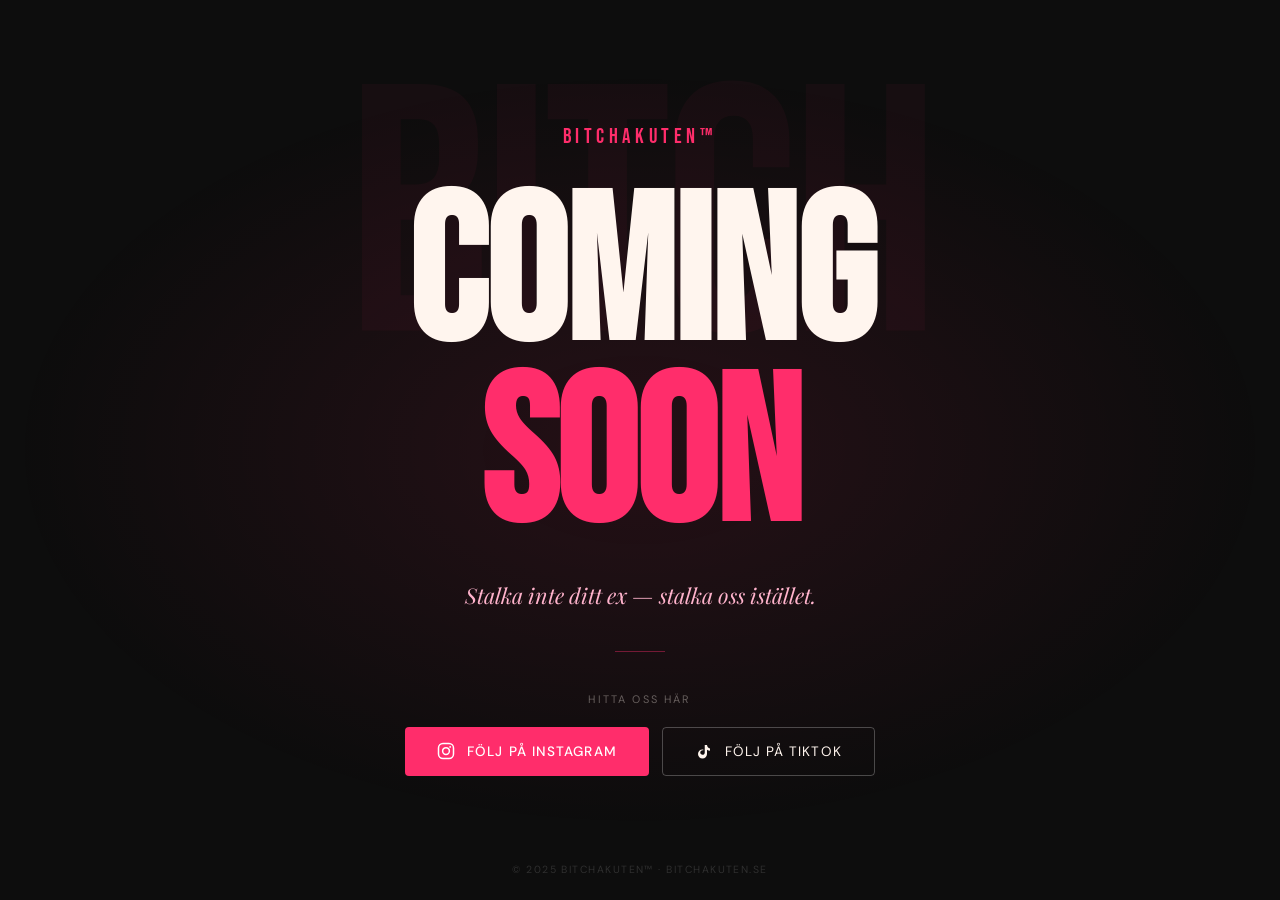
<file: index.html>
<!DOCTYPE html>
<html lang="sv">
<head>
<meta charset="UTF-8">
<meta name="viewport" content="width=device-width, initial-scale=1.0">
<title>BITCHAKUTEN — Coming Soon</title>
<link href="https://fonts.googleapis.com/css2?family=Bebas+Neue&family=DM+Sans:ital,wght@0,300;0,400;1,300&family=Playfair+Display:ital,wght@1,400&display=swap" rel="stylesheet">
<style>
  *, *::before, *::after { margin: 0; padding: 0; box-sizing: border-box; }

  :root {
    --hot: #FF2D6B;
    --hot-dark: #C4004A;
    --cream: #FFF5EE;
    --black: #0D0D0D;
    --mid: #FFB3CC;
  }

  html, body {
    height: 100%;
  }

  body {
    background: var(--black);
    color: var(--cream);
    font-family: 'DM Sans', sans-serif;
    display: flex;
    flex-direction: column;
    align-items: center;
    justify-content: center;
    min-height: 100vh;
    text-align: center;
    padding: 2rem 1.5rem;
    overflow-x: hidden;
    position: relative;
  }

  /* Subtle radial glow */
  body::after {
    content: '';
    position: fixed;
    inset: 0;
    background: radial-gradient(ellipse 70% 60% at 50% 50%, rgba(255,45,107,0.1) 0%, transparent 70%);
    pointer-events: none;
  }

  /* Big ghost text behind everything */
  .bg-text {
    position: absolute;
    top: 25%;
    left: 50%;
    transform: translate(-50%, -50%);
    font-family: 'Bebas Neue', sans-serif;
    font-size: clamp(8rem, 28vw, 22rem);
    color: var(--hot);
    opacity: 0.04;
    white-space: nowrap;
    pointer-events: none;
    user-select: none;
    letter-spacing: -0.02em;
  }

  .content {
    position: relative;
    z-index: 2;
    display: flex;
    flex-direction: column;
    align-items: center;
    gap: 0;
  }

  /* Logo */
  .logo {
    font-family: 'Bebas Neue', sans-serif;
    font-size: clamp(1rem, 3vw, 1.3rem);
    letter-spacing: 0.22em;
    color: var(--hot);
    margin-bottom: 2.5rem;
    opacity: 0;
    animation: fade-up 0.8s ease 0.1s forwards;
  }

  /* Coming soon */
  .coming-soon {
    font-family: 'Bebas Neue', sans-serif;
    font-size: clamp(4.5rem, 16vw, 13rem);
    line-height: 0.88;
    letter-spacing: -0.01em;
    color: var(--cream);
    opacity: 0;
    animation: fade-up 0.8s ease 0.25s forwards;
  }

  .coming-soon .hot { color: var(--hot); }

  /* Tagline */
  .tagline {
    font-family: 'Playfair Display', serif;
    font-style: italic;
    font-size: clamp(1rem, 2.5vw, 1.35rem);
    color: var(--mid);
    margin-top: 1.8rem;
    line-height: 1.5;
    max-width: 420px;
    opacity: 0;
    animation: fade-up 0.8s ease 0.4s forwards;
  }

  /* Divider */
  .divider {
    width: 50px;
    height: 1px;
    background: rgba(255,45,107,0.4);
    margin: 2.5rem auto;
    opacity: 0;
    animation: fade-up 0.8s ease 0.55s forwards;
  }

  /* Social links */
  .social-links {
    display: flex;
    flex-direction: column;
    align-items: center;
    gap: 1rem;
    opacity: 0;
    animation: fade-up 0.8s ease 0.65s forwards;
  }

  .social-label {
    font-size: 0.68rem;
    letter-spacing: 0.2em;
    text-transform: uppercase;
    color: rgba(255,245,238,0.35);
    margin-bottom: 0.3rem;
  }

  .social-row {
    display: flex;
    gap: 0.8rem;
    flex-wrap: wrap;
    justify-content: center;
  }

  .social-btn {
    display: inline-flex;
    align-items: center;
    gap: 0.75rem;
    padding: 0.9rem 2rem;
    border-radius: 4px;
    text-decoration: none;
    font-family: 'DM Sans', sans-serif;
    font-size: 0.85rem;
    font-weight: 500;
    letter-spacing: 0.08em;
    text-transform: uppercase;
    transition: background 0.2s, border-color 0.2s, color 0.2s, transform 0.15s;
    white-space: nowrap;
  }

  .social-btn.ig {
    background: var(--hot);
    color: white;
    border: none;
  }

  .social-btn.ig:hover { background: var(--hot-dark); transform: translateY(-2px); }

  .social-btn.tt {
    background: transparent;
    color: var(--cream);
    border: 1px solid rgba(255,255,255,0.25);
    font-weight: 400;
  }

  .social-btn.tt:hover { border-color: var(--hot); color: var(--hot); transform: translateY(-2px); }

  .btn-icon {
    width: 18px;
    height: 18px;
    display: flex;
    align-items: center;
    justify-content: center;
    flex-shrink: 0;
  }

  .btn-icon svg { width: 100%; height: 100%; }

  /* Footer note */
  .footer-note {
    position: fixed;
    bottom: 1.5rem;
    left: 0; right: 0;
    text-align: center;
    font-size: 0.65rem;
    letter-spacing: 0.14em;
    text-transform: uppercase;
    color: rgba(255,255,255,0.14);
    opacity: 0;
    animation: fade-up 0.8s ease 0.9s forwards;
  }

  .hero-image {
    margin-top: 2.5rem;
    opacity: 0;
    animation: fade-up 0.8s ease 0.8s forwards;
  }

  .hero-image img {
    max-width: min(360px, 80vw);
    width: 100%;
    border-radius: 12px;
    display: block;
    margin: 0 auto;
  }

  @keyframes fade-up {
    from { opacity: 0; transform: translateY(18px); }
    to   { opacity: 1; transform: translateY(0); }
  }
</style>
</head>
<body>

<div class="bg-text" aria-hidden="true">BITCH</div>

<div class="content">
  <p class="logo">Bitchakuten™</p>

  <h1 class="coming-soon">COMING<br><span class="hot">SOON</span></h1>

  <p class="tagline">Stalka inte ditt ex — stalka oss istället.</p>

  <div class="divider"></div>

  <div class="social-links">
    <p class="social-label">Hitta oss här</p>
    <div class="social-row">
      <a href="https://instagram.com/bitchakuten" class="social-btn ig" target="_blank" rel="noopener">
        <div class="btn-icon">
          <svg viewBox="0 0 24 24" fill="none" xmlns="http://www.w3.org/2000/svg">
            <rect x="2" y="2" width="20" height="20" rx="6" stroke="white" stroke-width="2"/>
            <circle cx="12" cy="12" r="4.5" stroke="white" stroke-width="2"/>
            <circle cx="17.5" cy="6.5" r="1.2" fill="white"/>
          </svg>
        </div>
        Följ på Instagram
      </a>
      <a href="https://tiktok.com/@bitchakuten" class="social-btn tt" target="_blank" rel="noopener">
        <div class="btn-icon">
          <svg viewBox="0 0 24 24" fill="none" xmlns="http://www.w3.org/2000/svg">
            <path d="M16 4c.3 2.5 1.6 4 4 4.5v3c-1.5 0-2.8-.5-4-1.3V16c0 3.5-2.7 6-6 6s-6-2.5-6-6 2.7-6 6-6c.4 0 .8 0 1.1.1V11c-.4-.1-.7-.1-1.1-.1-1.7 0-3 1.4-3 3.1S8.3 17 10 17s3-1.4 3-3.1V4h3z" fill="currentColor"/>
          </svg>
        </div>
        Följ på TikTok
      </a>
    </div>
  </div>

  <div class="hero-image" style="display:none;">
    <img src="ba-5.png" alt="Bitchakuten" />
  </div>
</div>

<p class="footer-note">© 2025 Bitchakuten™ · bitchakuten.se</p>

</body>
</html>
</file>
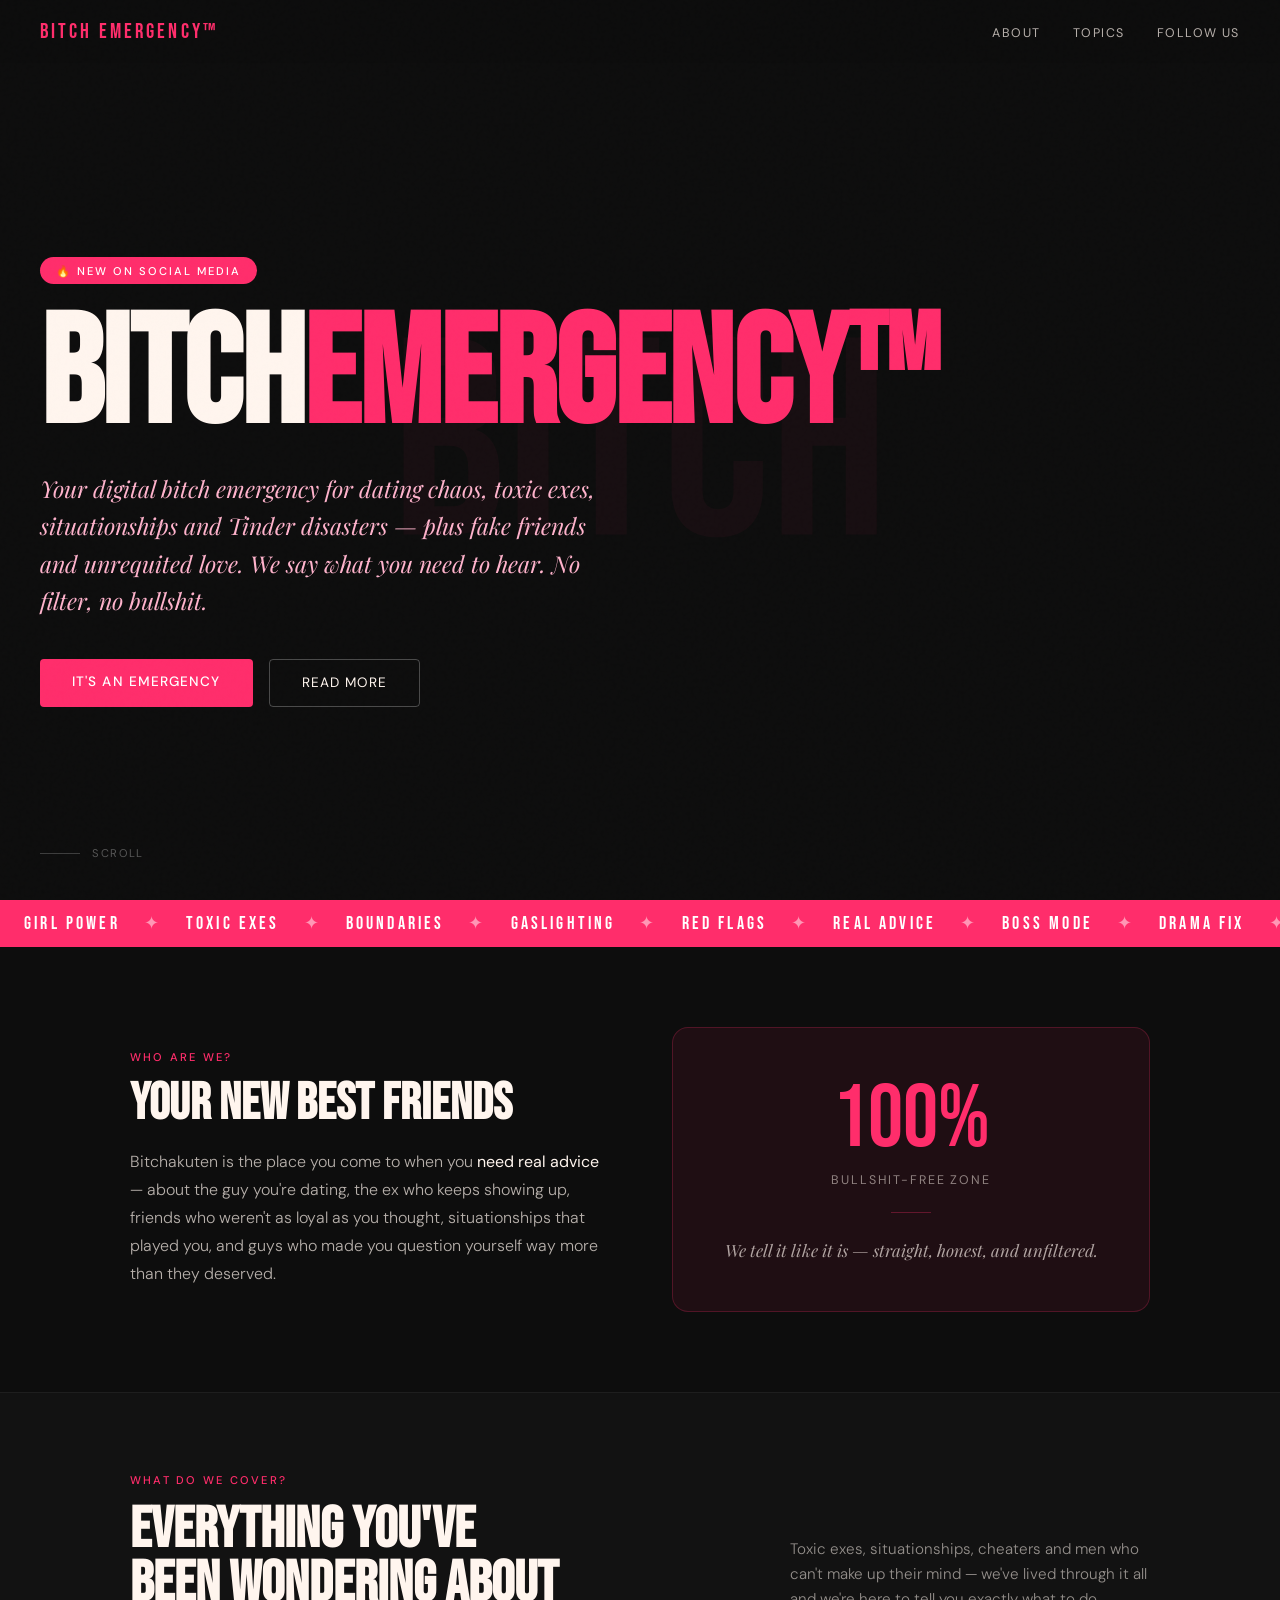
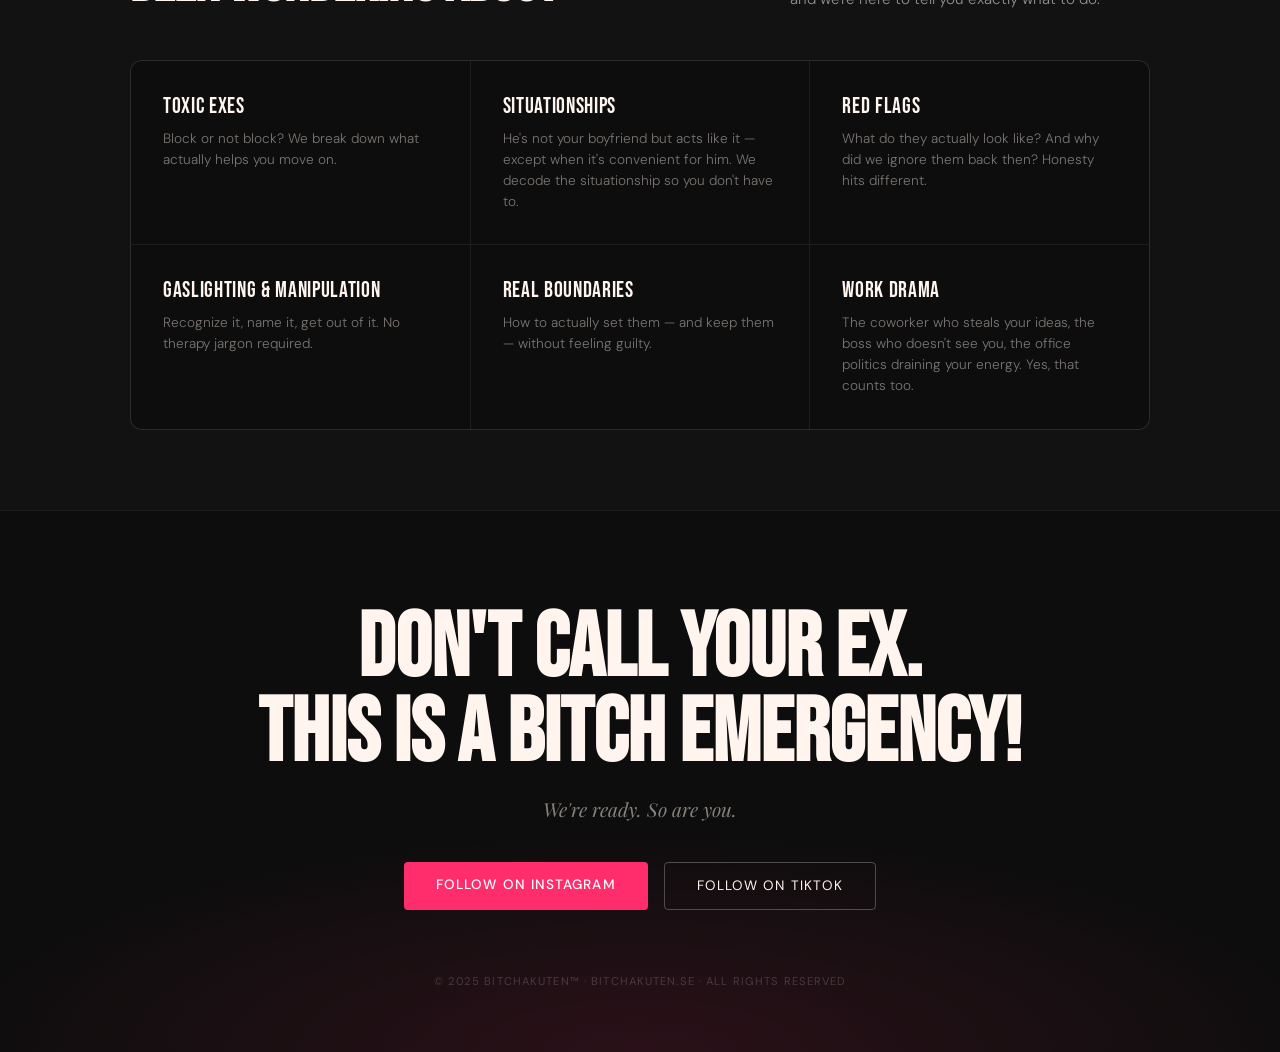
<file: english.html>
<!DOCTYPE html>
<html lang="en">
<head>
<meta charset="UTF-8">
<meta name="viewport" content="width=device-width, initial-scale=1.0">
<title>BITCH EMERGENCY</title>
<link rel="preconnect" href="https://fonts.googleapis.com">
<link rel="preconnect" href="https://fonts.gstatic.com" crossorigin>
<link href="https://fonts.googleapis.com/css2?family=Bebas+Neue&family=DM+Sans:ital,opsz,wght@0,9..40,300;0,9..40,400;0,9..40,500;1,9..40,300;1,9..40,400&family=Playfair+Display:ital,wght@1,400;1,700&display=swap" rel="stylesheet">
<style>
  *, *::before, *::after { margin: 0; padding: 0; box-sizing: border-box; }

  :root {
    --hot: #FF2D6B;
    --hot-dark: #C4004A;
    --cream: #FFF5EE;
    --black: #0D0D0D;
    --mid: #FFB3CC;
  }

  html { scroll-behavior: smooth; }

  body {
    background: var(--black);
    color: var(--cream);
    font-family: 'DM Sans', sans-serif;
    overflow-x: hidden;
    cursor: default;
  }

  body::before {
    content: '';
    position: fixed;
    inset: 0;
    background-image: url("data:image/svg+xml,%3Csvg viewBox='0 0 256 256' xmlns='http://www.w3.org/2000/svg'%3E%3Cfilter id='n'%3E%3CfeTurbulence type='fractalNoise' baseFrequency='0.9' numOctaves='4' stitchTiles='stitch'/%3E%3C/filter%3E%3Crect width='100%25' height='100%25' filter='url(%23n)' opacity='0.04'/%3E%3C/svg%3E");
    pointer-events: none;
    z-index: 9999;
    opacity: 0.4;
  }

  /* ── NAV ── */
  nav {
    position: fixed;
    top: 0; left: 0; right: 0;
    z-index: 100;
    display: flex;
    justify-content: space-between;
    align-items: center;
    padding: 1.2rem 2.5rem;
    background: rgba(13,13,13,0.85);
    backdrop-filter: blur(8px);
    -webkit-backdrop-filter: blur(8px);
  }

  .nav-logo {
    font-family: 'Bebas Neue', sans-serif;
    font-size: 1.3rem;
    letter-spacing: 0.15em;
    color: var(--hot);
  }

  .nav-links {
    display: flex;
    gap: 2rem;
    list-style: none;
  }

  .nav-links a {
    color: var(--cream);
    text-decoration: none;
    font-size: 0.78rem;
    letter-spacing: 0.12em;
    text-transform: uppercase;
    opacity: 0.7;
    transition: opacity 0.2s, color 0.2s;
  }

  .nav-links a:hover { opacity: 1; color: var(--hot); }

  .section-inner {
    max-width: 1100px;
    margin: 0 auto;
    padding: 0 2.5rem;
  }

  /* ── HERO ── */
  .hero {
    min-height: 100vh;
    display: flex;
    flex-direction: column;
    justify-content: center;
    padding: 8rem 2.5rem 4rem;
    position: relative;
    overflow: hidden;
  }

  .hero-bg-text {
    position: absolute;
    top: 50%;
    left: 50%;
    transform: translate(-50%, -50%);
    font-family: 'Bebas Neue', sans-serif;
    font-size: clamp(8rem, 22vw, 22rem);
    color: var(--hot);
    opacity: 0.04;
    white-space: nowrap;
    pointer-events: none;
    user-select: none;
  }

  .hero-pill {
    display: inline-block;
    background: var(--hot);
    color: white;
    font-size: 0.7rem;
    letter-spacing: 0.18em;
    text-transform: uppercase;
    padding: 0.4rem 1rem;
    border-radius: 100px;
    margin-bottom: 1.5rem;
    font-weight: 500;
    width: fit-content;
    animation: pulse-pill 3s ease-in-out infinite;
  }

  @keyframes pulse-pill {
    0%, 100% { box-shadow: 0 0 0 0 rgba(255,45,107,0.4); }
    50% { box-shadow: 0 0 0 10px rgba(255,45,107,0); }
  }

  .hero-title {
    font-family: 'Bebas Neue', sans-serif;
    font-size: clamp(4rem, 12vw, 13rem);
    line-height: 0.9;
    letter-spacing: -0.01em;
    color: var(--cream);
    position: relative;
    z-index: 2;
    word-break: break-word;
  }

  .hero-title .hot { color: var(--hot); }

  .hero-subtitle {
    font-family: 'Playfair Display', serif;
    font-style: italic;
    font-size: clamp(1rem, 2vw, 1.45rem);
    color: var(--mid);
    margin-top: 1.5rem;
    max-width: 580px;
    line-height: 1.6;
    position: relative;
    z-index: 2;
  }

  .hero-cta-group {
    display: flex;
    gap: 1rem;
    margin-top: 2.5rem;
    flex-wrap: wrap;
    position: relative;
    z-index: 2;
  }

  .btn-primary {
    background: var(--hot);
    color: white;
    border: none;
    padding: 0.9rem 2rem;
    font-family: 'DM Sans', sans-serif;
    font-size: 0.85rem;
    font-weight: 500;
    letter-spacing: 0.08em;
    text-transform: uppercase;
    cursor: pointer;
    border-radius: 4px;
    text-decoration: none;
    transition: background 0.2s, transform 0.15s;
    display: inline-block;
  }

  .btn-primary:hover { background: var(--hot-dark); transform: translateY(-2px); }

  .btn-ghost {
    background: transparent;
    color: var(--cream);
    border: 1px solid rgba(255,255,255,0.25);
    padding: 0.9rem 2rem;
    font-family: 'DM Sans', sans-serif;
    font-size: 0.85rem;
    font-weight: 400;
    letter-spacing: 0.08em;
    text-transform: uppercase;
    cursor: pointer;
    border-radius: 4px;
    text-decoration: none;
    transition: border-color 0.2s, transform 0.15s, color 0.2s;
    display: inline-block;
  }

  .btn-ghost:hover { border-color: var(--hot); color: var(--hot); transform: translateY(-2px); }

  .hero-scroll-hint {
    position: absolute;
    bottom: 2.5rem;
    left: 2.5rem;
    display: flex;
    align-items: center;
    gap: 0.75rem;
    font-size: 0.7rem;
    letter-spacing: 0.15em;
    text-transform: uppercase;
    color: rgba(255,255,255,0.3);
    z-index: 2;
  }

  .scroll-line {
    width: 40px;
    height: 1px;
    background: rgba(255,255,255,0.2);
    position: relative;
    overflow: hidden;
  }

  .scroll-line::after {
    content: '';
    position: absolute;
    top: 0; left: -100%;
    width: 100%; height: 100%;
    background: var(--hot);
    animation: slide-line 2s ease-in-out infinite;
  }

  @keyframes slide-line { 0% { left: -100%; } 100% { left: 100%; } }

  /* ── MARQUEE ── */
  .marquee-wrap {
    background: var(--hot);
    overflow: hidden;
    padding: 0.8rem 0;
  }

  .marquee-track {
    display: flex;
    animation: marquee 18s linear infinite;
    white-space: nowrap;
  }

  .marquee-track span {
    font-family: 'Bebas Neue', sans-serif;
    font-size: 1.1rem;
    letter-spacing: 0.18em;
    padding: 0 1.5rem;
    color: white;
  }

  .marquee-track .dot { color: rgba(255,255,255,0.5); padding: 0; }

  @keyframes marquee { from { transform: translateX(0); } to { transform: translateX(-50%); } }

  /* ── ABOUT ── */
  .about-section {
    padding: 5rem 0;
  }

  .about-grid {
    display: grid;
    grid-template-columns: 1fr 1fr;
    gap: 4rem;
    align-items: center;
  }

  .about-label {
    font-size: 0.7rem;
    letter-spacing: 0.2em;
    text-transform: uppercase;
    color: var(--hot);
    margin-bottom: 1rem;
    font-weight: 500;
  }

  .about-title {
    font-family: 'Bebas Neue', sans-serif;
    font-size: clamp(2.5rem, 4vw, 4.5rem);
    line-height: 0.95;
    color: var(--cream);
    margin-bottom: 1.2rem;
  }

  .about-body {
    font-size: 1rem;
    line-height: 1.75;
    color: rgba(255,245,238,0.7);
    font-weight: 300;
  }

  .about-body strong { color: var(--cream); font-weight: 400; }

  .stat-box {
    background: rgba(255,45,107,0.08);
    border: 1px solid rgba(255,45,107,0.22);
    border-radius: 16px;
    padding: 3rem 2.5rem;
    text-align: center;
  }

  .stat-big {
    font-family: 'Bebas Neue', sans-serif;
    font-size: 5.5rem;
    color: var(--hot);
    line-height: 1;
    display: block;
  }

  .stat-label {
    font-size: 0.78rem;
    letter-spacing: 0.15em;
    text-transform: uppercase;
    color: rgba(255,245,238,0.5);
    margin-top: 0.5rem;
    display: block;
  }

  .stat-divider {
    width: 40px;
    height: 1px;
    background: rgba(255,45,107,0.3);
    margin: 1.5rem auto;
  }

  .stat-tagline {
    font-family: 'Playfair Display', serif;
    font-style: italic;
    font-size: 1.05rem;
    color: rgba(255,245,238,0.65);
    line-height: 1.55;
  }

  /* ── TOPICS ── */
  .topics-section {
    background: rgba(255,255,255,0.02);
    border-top: 1px solid rgba(255,255,255,0.05);
    border-bottom: 1px solid rgba(255,255,255,0.05);
    padding: 5rem 0;
  }

  .section-header {
    display: flex;
    justify-content: space-between;
    align-items: flex-end;
    gap: 2rem;
    margin-bottom: 3rem;
    flex-wrap: wrap;
  }

  .section-title {
    font-family: 'Bebas Neue', sans-serif;
    font-size: clamp(2.2rem, 4.5vw, 4.5rem);
    line-height: 0.95;
  }

  .section-desc {
    max-width: 360px;
    font-size: 0.95rem;
    line-height: 1.65;
    color: rgba(255,245,238,0.55);
    font-weight: 300;
  }

  .topics-grid {
    display: grid;
    grid-template-columns: repeat(3, 1fr);
    gap: 1px;
    background: rgba(255,255,255,0.06);
    border: 1px solid rgba(255,255,255,0.06);
    border-radius: 12px;
    overflow: hidden;
  }

  .topic-item {
    background: var(--black);
    padding: 2rem;
    transition: background 0.25s;
  }

  .topic-item:hover { background: rgba(255,45,107,0.07); }

  .topic-name {
    font-family: 'Bebas Neue', sans-serif;
    font-size: 1.4rem;
    letter-spacing: 0.03em;
    color: var(--cream);
    margin-bottom: 0.5rem;
  }

  .topic-desc {
    font-size: 0.85rem;
    line-height: 1.55;
    color: rgba(255,245,238,0.45);
    font-weight: 300;
  }

  /* ── FORMAT ── */
  .format-section {
    padding: 5rem 0;
  }

  .format-steps {
    display: flex;
    flex-direction: column;
    margin-top: 3rem;
  }

  .format-step {
    display: flex;
    gap: 1.5rem;
    padding: 1.5rem 0;
    border-bottom: 1px solid rgba(255,255,255,0.06);
  }

  .format-step:last-child { border-bottom: none; }

  .step-num {
    font-family: 'Bebas Neue', sans-serif;
    font-size: 3rem;
    color: var(--hot);
    opacity: 0.25;
    line-height: 1;
    min-width: 3rem;
    transition: opacity 0.2s;
  }

  .format-step:hover .step-num { opacity: 0.8; }

  .step-title {
    font-family: 'Bebas Neue', sans-serif;
    font-size: 1.3rem;
    letter-spacing: 0.04em;
    color: var(--cream);
    margin-bottom: 0.4rem;
  }

  .step-body {
    font-size: 0.88rem;
    line-height: 1.6;
    color: rgba(255,245,238,0.5);
    font-weight: 300;
  }

  /* ── FOOTER ── */
  footer {
    padding: 6rem 0 4rem;
    text-align: center;
    position: relative;
    overflow: hidden;
  }

  .footer-bg {
    position: absolute;
    inset: 0;
    background: radial-gradient(ellipse 80% 60% at 50% 100%, rgba(255,45,107,0.12) 0%, transparent 70%);
    pointer-events: none;
  }

  .footer-title {
    font-family: 'Bebas Neue', sans-serif;
    font-size: clamp(2.5rem, 7vw, 7rem);
    line-height: 0.95;
    position: relative;
    z-index: 2;
    padding: 0 1.5rem;
  }

  .footer-subtitle {
    font-family: 'Playfair Display', serif;
    font-style: italic;
    font-size: 1.2rem;
    color: rgba(255,245,238,0.5);
    margin-top: 1.2rem;
    margin-bottom: 2.5rem;
    position: relative;
    z-index: 2;
  }

  .footer-ctas {
    display: flex;
    justify-content: center;
    gap: 1rem;
    flex-wrap: wrap;
    position: relative;
    z-index: 2;
    padding: 0 1.5rem;
  }

  .footer-meta {
    margin-top: 4rem;
    font-size: 0.7rem;
    letter-spacing: 0.1em;
    text-transform: uppercase;
    color: rgba(255,255,255,0.18);
    position: relative;
    z-index: 2;
    padding: 0 1.5rem;
  }

  /* ── ANIMATIONS ── */
  .reveal {
    opacity: 0;
    transform: translateY(24px);
    transition: opacity 0.65s ease, transform 0.65s ease;
  }
  .reveal.visible { opacity: 1; transform: translateY(0); }

  /* ── RESPONSIVE ── */
  @media (max-width: 900px) {
    .about-grid { grid-template-columns: 1fr; gap: 2.5rem; }
    .topics-grid { grid-template-columns: repeat(2, 1fr); }
    .section-header { flex-direction: column; align-items: flex-start; }
  }

  @media (max-width: 600px) {
    nav { padding: 1rem 1.25rem; }
    .nav-links { display: none; }

    .hero {
      padding: 7rem 1.25rem 3.5rem;
      min-height: 100svh;
    }

    .section-inner { padding: 0 1.25rem; }

    .about-section  { padding: 3.5rem 0; }
    .topics-section { padding: 3.5rem 0; }
    .format-section { padding: 3.5rem 0; }
    footer          { padding: 4.5rem 0 3rem; }

    .topics-grid { grid-template-columns: 1fr; }

    .stat-box { padding: 2rem 1.5rem; }
    .stat-big { font-size: 4rem; }

    .hero-scroll-hint { display: none; }

    .hero-cta-group { flex-direction: column; }
    .btn-primary, .btn-ghost { text-align: center; }

    .footer-ctas { flex-direction: column; align-items: center; }
    .footer-ctas .btn-primary,
    .footer-ctas .btn-ghost { min-width: 220px; text-align: center; }
  }
</style>
</head>
<body>

<!-- NAV -->
<nav>
  <span class="nav-logo">Bitch Emergency™</span>
  <ul class="nav-links">
    <li><a href="#about">About</a></li>
    <li><a href="#topics">Topics</a></li>
    <li style="display:none;"><a href="#format">Format</a></li>
    <li><a href="#cta">Follow Us</a></li>
  </ul>
</nav>

<!-- HERO -->
<section class="hero">
  <div class="hero-bg-text" aria-hidden="true">BITCH</div>
  <span class="hero-pill">🔥 New on social media</span>
  <h1 class="hero-title">
    BITCH<span class="hot">EMERGENCY™</span>
  </h1>
  <p class="hero-subtitle">
    Your digital bitch emergency for dating chaos, toxic exes, situationships and Tinder disasters — plus fake friends and unrequited love. We say what you need to hear. No filter, no bullshit.
  </p>
  <div class="hero-cta-group">
    <a href="#cta" class="btn-primary">It's an Emergency</a>
    <a href="#about" class="btn-ghost">Read more</a>
  </div>
  <div class="hero-scroll-hint">
    <span class="scroll-line"></span>
    Scroll
  </div>
</section>

<!-- MARQUEE -->
<div class="marquee-wrap" aria-hidden="true">
  <div class="marquee-track">
    <span>Girl Power</span><span class="dot">✦</span>
    <span>Toxic Exes</span><span class="dot">✦</span>
    <span>Boundaries</span><span class="dot">✦</span>
    <span>Gaslighting</span><span class="dot">✦</span>
    <span>Red Flags</span><span class="dot">✦</span>
    <span>Real Advice</span><span class="dot">✦</span>
    <span>Boss Mode</span><span class="dot">✦</span>
    <span>Drama Fix</span><span class="dot">✦</span>
    <span>No Bullshit</span><span class="dot">✦</span>
    <span>Girl Power</span><span class="dot">✦</span>
    <span>Toxic Exes</span><span class="dot">✦</span>
    <span>Boundaries</span><span class="dot">✦</span>
    <span>Gaslighting</span><span class="dot">✦</span>
    <span>Red Flags</span><span class="dot">✦</span>
    <span>Real Advice</span><span class="dot">✦</span>
    <span>Boss Mode</span><span class="dot">✦</span>
    <span>Drama Fix</span><span class="dot">✦</span>
    <span>No Bullshit</span><span class="dot">✦</span>
  </div>
</div>

<!-- ABOUT -->
<section class="about-section" id="about">
  <div class="section-inner">
    <div class="about-grid">
      <div class="reveal">
        <p class="about-label">Who are we?</p>
        <h2 class="about-title">Your new best friends</h2>
        <p class="about-body">
          Bitchakuten is the place you come to when you <strong>need real advice</strong> — about the guy you're dating, the ex who keeps showing up, friends who weren't as loyal as you thought, situationships that played you, and guys who made you question yourself way more than they deserved.
        </p>
      </div>
      <div class="stat-box reveal" style="transition-delay: 0.15s;">
        <span class="stat-big">100%</span>
        <span class="stat-label">Bullshit-free zone</span>
        <div class="stat-divider"></div>
        <p class="stat-tagline">We tell it like it is — straight, honest, and unfiltered.</p>
      </div>
    </div>
  </div>
</section>

<!-- TOPICS -->
<section class="topics-section" id="topics">
  <div class="section-inner">
    <div class="section-header reveal">
      <div>
        <p class="about-label">What do we cover?</p>
        <h2 class="section-title">Everything you've<br>been wondering about</h2>
      </div>
      <p class="section-desc">
        Toxic exes, situationships, cheaters and men who can't make up their mind — we've lived through it all and we're here to tell you exactly what to do.
      </p>
    </div>
    <div class="topics-grid reveal">
      <div class="topic-item">
        <p class="topic-name">Toxic exes</p>
        <p class="topic-desc">Block or not block? We break down what actually helps you move on.</p>
      </div>
      <div class="topic-item">
        <p class="topic-name">Situationships</p>
        <p class="topic-desc">He's not your boyfriend but acts like it — except when it's convenient for him. We decode the situationship so you don't have to.</p>
      </div>
      <div class="topic-item">
        <p class="topic-name">Red flags</p>
        <p class="topic-desc">What do they actually look like? And why did we ignore them back then? Honesty hits different.</p>
      </div>
      <div class="topic-item">
        <p class="topic-name">Gaslighting & manipulation</p>
        <p class="topic-desc">Recognize it, name it, get out of it. No therapy jargon required.</p>
      </div>
      <div class="topic-item">
        <p class="topic-name">Real boundaries</p>
        <p class="topic-desc">How to actually set them — and keep them — without feeling guilty.</p>
      </div>
      <div class="topic-item">
        <p class="topic-name">Work drama</p>
        <p class="topic-desc">The coworker who steals your ideas, the boss who doesn't see you, the office politics draining your energy. Yes, that counts too.</p>
      </div>
    </div>
  </div>
</section>

<!-- FORMAT -->
<section class="format-section" id="format" style="display:none;">
  <div class="section-inner">
    <div class="section-header reveal">
      <div>
        <p class="about-label">How does it work?</p>
        <h2 class="section-title">Reels that<br>actually help</h2>
      </div>
      <p class="section-desc">
        Short format, podcast feel, lots of energy. Every reel is a conversation you wish you'd had sooner.
      </p>
    </div>
    <div class="format-steps reveal">
      <div class="format-step">
        <span class="step-num">01</span>
        <div>
          <p class="step-title">Real stories</p>
          <p class="step-body">You send in your stories — we help you untangle the chaos and say it like it is, based on our own experiences and without a filter. Recognition, insight, and power.</p>
        </div>
      </div>
      <div class="format-step">
        <span class="step-num">02</span>
        <div>
          <p class="step-title">Interview format</p>
          <p class="step-body">Conversation style like a podcast, but reel-length. Good flow, natural reactions, no scripts.</p>
        </div>
      </div>
      <div class="format-step">
        <span class="step-num">03</span>
        <div>
          <p class="step-title">Practical advice</p>
          <p class="step-body">We always end with what you can actually do. No vague "listen to yourself" tips.</p>
        </div>
      </div>
      <div class="format-step">
        <span class="step-num">04</span>
        <div>
          <p class="step-title">Humor is mandatory</p>
          <p class="step-body">Life's too short to be serious all the time. We laugh at the bad stuff — to move past it.</p>
        </div>
      </div>
    </div>
  </div>
</section>

<!-- FOOTER CTA -->
<footer id="cta">
  <div class="footer-bg"></div>
  <h2 class="footer-title reveal">Don't call your ex.<br>This is a Bitch Emergency!</h2>
  <p class="footer-subtitle reveal">We're ready. So are you.</p>
  <div class="footer-ctas reveal">
    <a href="https://instagram.com/bitchakuten" class="btn-primary" target="_blank" rel="noopener">Follow on Instagram</a>
    <a href="https://tiktok.com/@bitchakuten" class="btn-ghost" target="_blank" rel="noopener">Follow on TikTok</a>
  </div>
  <p class="footer-meta">© 2025 Bitchakuten™ · bitchakuten.se · All rights reserved</p>
</footer>

<script>
const observer = new IntersectionObserver((entries) => {
  entries.forEach(e => {
    if (e.isIntersecting) e.target.classList.add('visible');
  });
}, { threshold: 0.1 });

document.querySelectorAll('.reveal').forEach(el => observer.observe(el));
</script>
</body>
</html>
</file>
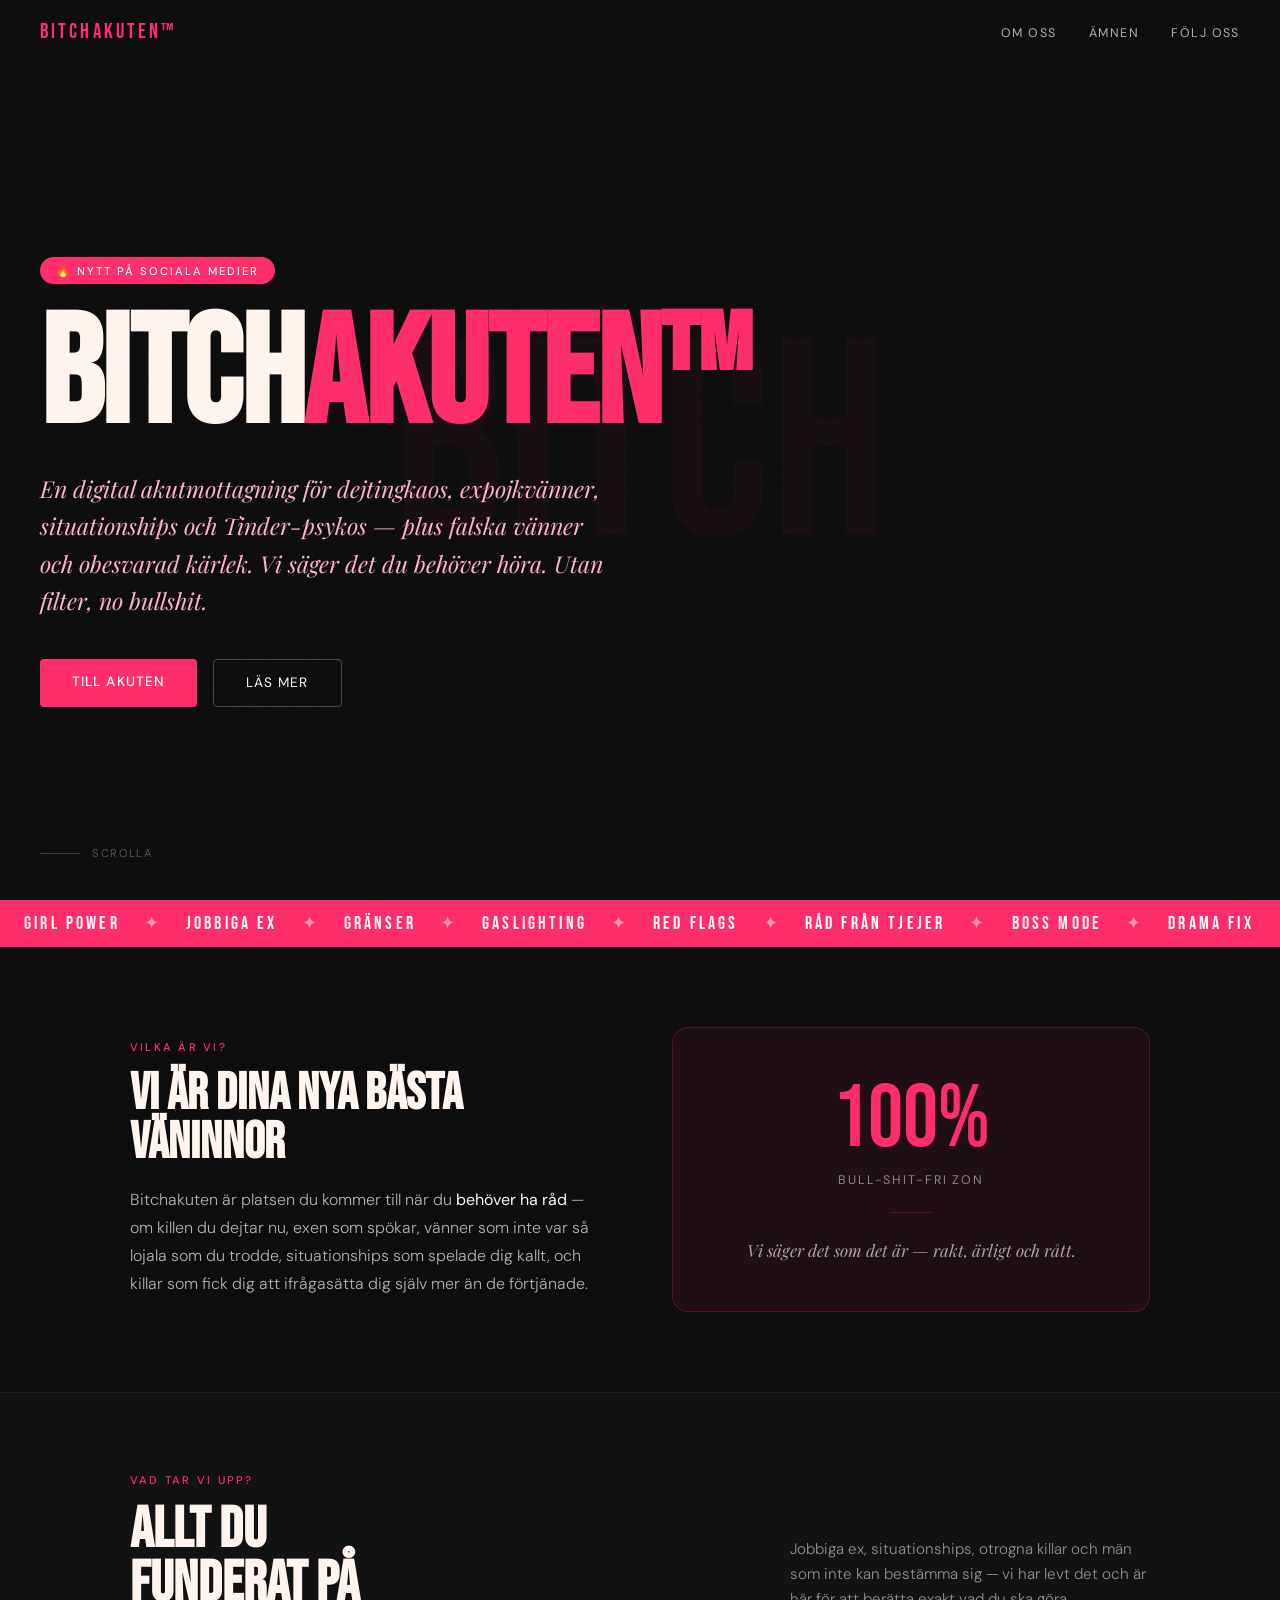
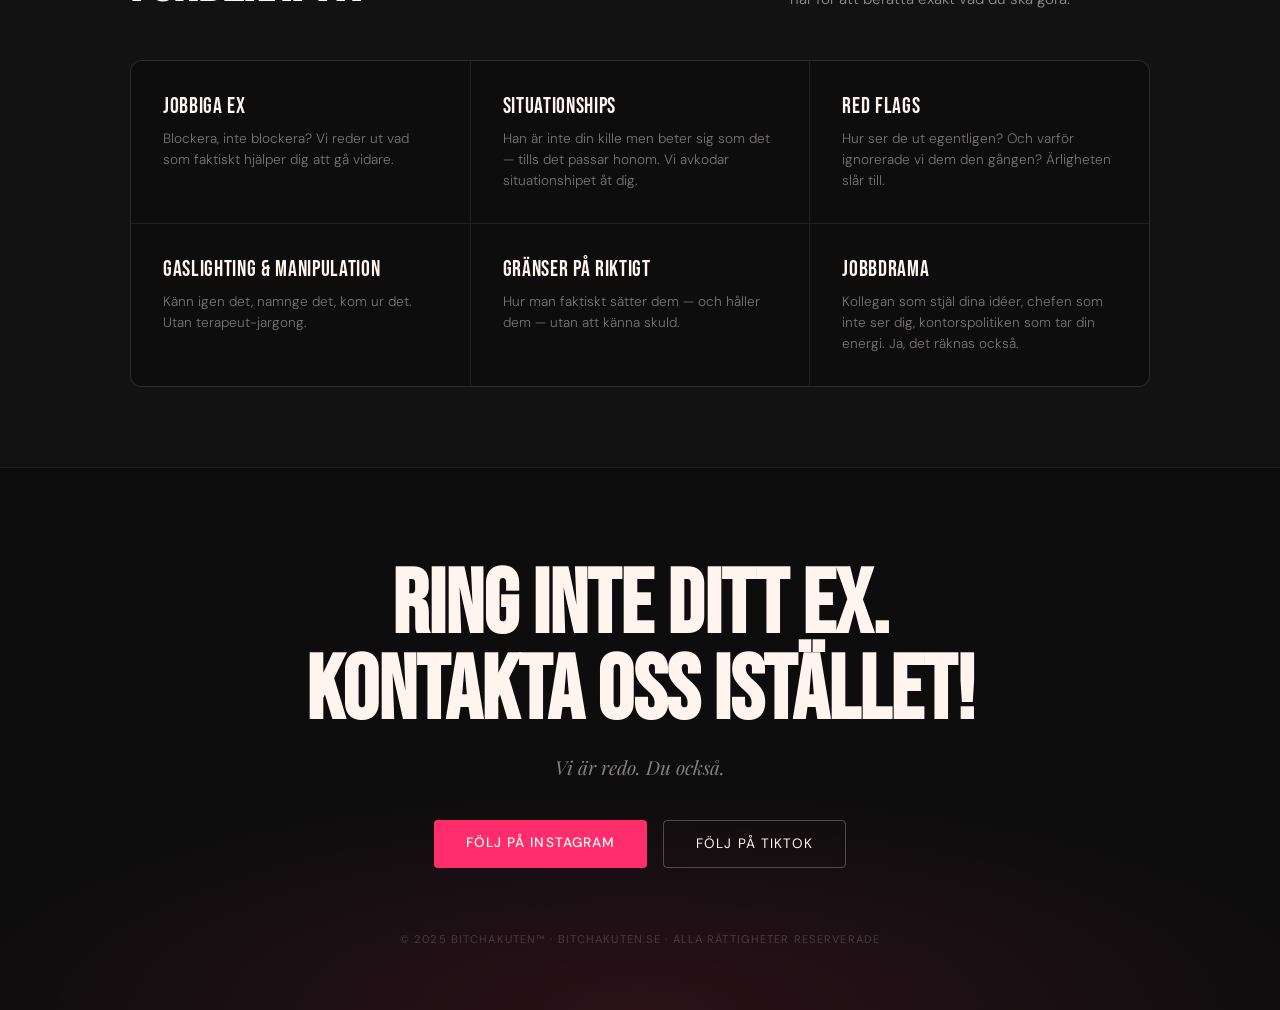
<file: startsida.html>
<!DOCTYPE html>
<html lang="sv">
<head>
<meta charset="UTF-8">
<meta name="viewport" content="width=device-width, initial-scale=1.0">
<title>BITCHAKUTEN</title>
<link rel="preconnect" href="https://fonts.googleapis.com">
<link rel="preconnect" href="https://fonts.gstatic.com" crossorigin>
<link href="https://fonts.googleapis.com/css2?family=Bebas+Neue&family=DM+Sans:ital,opsz,wght@0,9..40,300;0,9..40,400;0,9..40,500;1,9..40,300;1,9..40,400&family=Playfair+Display:ital,wght@1,400;1,700&display=swap" rel="stylesheet">
<style>
  *, *::before, *::after { margin: 0; padding: 0; box-sizing: border-box; }

  :root {
    --hot: #FF2D6B;
    --hot-dark: #C4004A;
    --cream: #FFF5EE;
    --black: #0D0D0D;
    --mid: #FFB3CC;
  }

  html { scroll-behavior: smooth; }

  body {
    background: var(--black);
    color: var(--cream);
    font-family: 'DM Sans', sans-serif;
    overflow-x: hidden;
    cursor: default;
  }

  body::before {
    content: '';
    position: fixed;
    inset: 0;
    background-image: url("data:image/svg+xml,%3Csvg viewBox='0 0 256 256' xmlns='http://www.w3.org/2000/svg'%3E%3Cfilter id='n'%3E%3CfeTurbulence type='fractalNoise' baseFrequency='0.9' numOctaves='4' stitchTiles='stitch'/%3E%3C/filter%3E%3Crect width='100%25' height='100%25' filter='url(%23n)' opacity='0.04'/%3E%3C/svg%3E");
    pointer-events: none;
    z-index: 9999;
    opacity: 0.4;
  }

  /* ── NAV ── */
  nav {
    position: fixed;
    top: 0; left: 0; right: 0;
    z-index: 100;
    display: flex;
    justify-content: space-between;
    align-items: center;
    padding: 1.2rem 2.5rem;
    background: rgba(13,13,13,0.85);
    backdrop-filter: blur(8px);
    -webkit-backdrop-filter: blur(8px);
  }

  .nav-logo {
    font-family: 'Bebas Neue', sans-serif;
    font-size: 1.3rem;
    letter-spacing: 0.15em;
    color: var(--hot);
  }

  .nav-links {
    display: flex;
    gap: 2rem;
    list-style: none;
  }

  .nav-links a {
    color: var(--cream);
    text-decoration: none;
    font-size: 0.78rem;
    letter-spacing: 0.12em;
    text-transform: uppercase;
    opacity: 0.7;
    transition: opacity 0.2s, color 0.2s;
  }

  .nav-links a:hover { opacity: 1; color: var(--hot); }

  /* ── DELAD LAYOUT ── */
  .section-inner {
    max-width: 1100px;
    margin: 0 auto;
    padding: 0 2.5rem;
  }

  /* ── HERO ── */
  .hero {
    min-height: 100vh;
    display: flex;
    flex-direction: column;
    justify-content: center;
    padding: 8rem 2.5rem 4rem;
    position: relative;
    overflow: hidden;
  }

  .hero-bg-text {
    position: absolute;
    top: 50%;
    left: 50%;
    transform: translate(-50%, -50%);
    font-family: 'Bebas Neue', sans-serif;
    font-size: clamp(8rem, 22vw, 22rem);
    color: var(--hot);
    opacity: 0.04;
    white-space: nowrap;
    pointer-events: none;
    user-select: none;
  }

  .hero-pill {
    display: inline-block;
    background: var(--hot);
    color: white;
    font-size: 0.7rem;
    letter-spacing: 0.18em;
    text-transform: uppercase;
    padding: 0.4rem 1rem;
    border-radius: 100px;
    margin-bottom: 1.5rem;
    font-weight: 500;
    width: fit-content;
    animation: pulse-pill 3s ease-in-out infinite;
  }

  @keyframes pulse-pill {
    0%, 100% { box-shadow: 0 0 0 0 rgba(255,45,107,0.4); }
    50% { box-shadow: 0 0 0 10px rgba(255,45,107,0); }
  }

  .hero-title {
    font-family: 'Bebas Neue', sans-serif;
    font-size: clamp(4rem, 12vw, 13rem);
    line-height: 0.9;
    letter-spacing: -0.01em;
    color: var(--cream);
    position: relative;
    z-index: 2;
    word-break: break-word;
  }

  .hero-title .hot { color: var(--hot); }

  .hero-subtitle {
    font-family: 'Playfair Display', serif;
    font-style: italic;
    font-size: clamp(1rem, 2vw, 1.45rem);
    color: var(--mid);
    margin-top: 1.5rem;
    max-width: 580px;
    line-height: 1.6;
    position: relative;
    z-index: 2;
  }

  .hero-cta-group {
    display: flex;
    gap: 1rem;
    margin-top: 2.5rem;
    flex-wrap: wrap;
    position: relative;
    z-index: 2;
  }

  .btn-primary {
    background: var(--hot);
    color: white;
    border: none;
    padding: 0.9rem 2rem;
    font-family: 'DM Sans', sans-serif;
    font-size: 0.85rem;
    font-weight: 500;
    letter-spacing: 0.08em;
    text-transform: uppercase;
    cursor: pointer;
    border-radius: 4px;
    text-decoration: none;
    transition: background 0.2s, transform 0.15s;
    display: inline-block;
  }

  .btn-primary:hover { background: var(--hot-dark); transform: translateY(-2px); }

  .btn-ghost {
    background: transparent;
    color: var(--cream);
    border: 1px solid rgba(255,255,255,0.25);
    padding: 0.9rem 2rem;
    font-family: 'DM Sans', sans-serif;
    font-size: 0.85rem;
    font-weight: 400;
    letter-spacing: 0.08em;
    text-transform: uppercase;
    cursor: pointer;
    border-radius: 4px;
    text-decoration: none;
    transition: border-color 0.2s, transform 0.15s, color 0.2s;
    display: inline-block;
  }

  .btn-ghost:hover { border-color: var(--hot); color: var(--hot); transform: translateY(-2px); }

  .hero-scroll-hint {
    position: absolute;
    bottom: 2.5rem;
    left: 2.5rem;
    display: flex;
    align-items: center;
    gap: 0.75rem;
    font-size: 0.7rem;
    letter-spacing: 0.15em;
    text-transform: uppercase;
    color: rgba(255,255,255,0.3);
    z-index: 2;
  }

  .scroll-line {
    width: 40px;
    height: 1px;
    background: rgba(255,255,255,0.2);
    position: relative;
    overflow: hidden;
  }

  .scroll-line::after {
    content: '';
    position: absolute;
    top: 0; left: -100%;
    width: 100%; height: 100%;
    background: var(--hot);
    animation: slide-line 2s ease-in-out infinite;
  }

  @keyframes slide-line { 0% { left: -100%; } 100% { left: 100%; } }

  /* ── MARQUEE ── */
  .marquee-wrap {
    background: var(--hot);
    overflow: hidden;
    padding: 0.8rem 0;
  }

  .marquee-track {
    display: flex;
    animation: marquee 18s linear infinite;
    white-space: nowrap;
  }

  .marquee-track span {
    font-family: 'Bebas Neue', sans-serif;
    font-size: 1.1rem;
    letter-spacing: 0.18em;
    padding: 0 1.5rem;
    color: white;
  }

  .marquee-track .dot { color: rgba(255,255,255,0.5); padding: 0; }

  @keyframes marquee { from { transform: translateX(0); } to { transform: translateX(-50%); } }

  /* ── ABOUT ── */
  .about-section {
    padding: 5rem 0;
  }

  .about-grid {
    display: grid;
    grid-template-columns: 1fr 1fr;
    gap: 4rem;
    align-items: center;
  }

  .about-label {
    font-size: 0.7rem;
    letter-spacing: 0.2em;
    text-transform: uppercase;
    color: var(--hot);
    margin-bottom: 1rem;
    font-weight: 500;
  }

  .about-title {
    font-family: 'Bebas Neue', sans-serif;
    font-size: clamp(2.5rem, 4vw, 4.5rem);
    line-height: 0.95;
    color: var(--cream);
    margin-bottom: 1.2rem;
  }

  .about-body {
    font-size: 1rem;
    line-height: 1.75;
    color: rgba(255,245,238,0.7);
    font-weight: 300;
  }

  .about-body strong { color: var(--cream); font-weight: 400; }

  .stat-box {
    background: rgba(255,45,107,0.08);
    border: 1px solid rgba(255,45,107,0.22);
    border-radius: 16px;
    padding: 3rem 2.5rem;
    text-align: center;
  }

  .stat-big {
    font-family: 'Bebas Neue', sans-serif;
    font-size: 5.5rem;
    color: var(--hot);
    line-height: 1;
    display: block;
  }

  .stat-label {
    font-size: 0.78rem;
    letter-spacing: 0.15em;
    text-transform: uppercase;
    color: rgba(255,245,238,0.5);
    margin-top: 0.5rem;
    display: block;
  }

  .stat-divider {
    width: 40px;
    height: 1px;
    background: rgba(255,45,107,0.3);
    margin: 1.5rem auto;
  }

  .stat-tagline {
    font-family: 'Playfair Display', serif;
    font-style: italic;
    font-size: 1.05rem;
    color: rgba(255,245,238,0.65);
    line-height: 1.55;
  }

  /* ── TOPICS ── */
  .topics-section {
    background: rgba(255,255,255,0.02);
    border-top: 1px solid rgba(255,255,255,0.05);
    border-bottom: 1px solid rgba(255,255,255,0.05);
    padding: 5rem 0;
  }

  .section-header {
    display: flex;
    justify-content: space-between;
    align-items: flex-end;
    gap: 2rem;
    margin-bottom: 3rem;
    flex-wrap: wrap;
  }

  .section-title {
    font-family: 'Bebas Neue', sans-serif;
    font-size: clamp(2.2rem, 4.5vw, 4.5rem);
    line-height: 0.95;
  }

  .section-desc {
    max-width: 360px;
    font-size: 0.95rem;
    line-height: 1.65;
    color: rgba(255,245,238,0.55);
    font-weight: 300;
  }

  .topics-grid {
    display: grid;
    grid-template-columns: repeat(3, 1fr);
    gap: 1px;
    background: rgba(255,255,255,0.06);
    border: 1px solid rgba(255,255,255,0.06);
    border-radius: 12px;
    overflow: hidden;
  }

  .topic-item {
    background: var(--black);
    padding: 2rem;
    transition: background 0.25s;
  }

  .topic-item:hover { background: rgba(255,45,107,0.07); }

  .topic-name {
    font-family: 'Bebas Neue', sans-serif;
    font-size: 1.4rem;
    letter-spacing: 0.03em;
    color: var(--cream);
    margin-bottom: 0.5rem;
  }

  .topic-desc {
    font-size: 0.85rem;
    line-height: 1.55;
    color: rgba(255,245,238,0.45);
    font-weight: 300;
  }

  /* ── FORMAT (dold) ── */
  .format-section {
    padding: 5rem 0;
  }

  .format-steps {
    display: flex;
    flex-direction: column;
    margin-top: 3rem;
  }

  .format-step {
    display: flex;
    gap: 1.5rem;
    padding: 1.5rem 0;
    border-bottom: 1px solid rgba(255,255,255,0.06);
  }

  .format-step:last-child { border-bottom: none; }

  .step-num {
    font-family: 'Bebas Neue', sans-serif;
    font-size: 3rem;
    color: var(--hot);
    opacity: 0.25;
    line-height: 1;
    min-width: 3rem;
    transition: opacity 0.2s;
  }

  .format-step:hover .step-num { opacity: 0.8; }

  .step-title {
    font-family: 'Bebas Neue', sans-serif;
    font-size: 1.3rem;
    letter-spacing: 0.04em;
    color: var(--cream);
    margin-bottom: 0.4rem;
  }

  .step-body {
    font-size: 0.88rem;
    line-height: 1.6;
    color: rgba(255,245,238,0.5);
    font-weight: 300;
  }

  /* ── FOOTER ── */
  footer {
    padding: 6rem 0 4rem;
    text-align: center;
    position: relative;
    overflow: hidden;
  }

  .footer-bg {
    position: absolute;
    inset: 0;
    background: radial-gradient(ellipse 80% 60% at 50% 100%, rgba(255,45,107,0.12) 0%, transparent 70%);
    pointer-events: none;
  }

  .footer-title {
    font-family: 'Bebas Neue', sans-serif;
    font-size: clamp(2.5rem, 7vw, 7rem);
    line-height: 0.95;
    position: relative;
    z-index: 2;
    padding: 0 1.5rem;
  }

  .footer-subtitle {
    font-family: 'Playfair Display', serif;
    font-style: italic;
    font-size: 1.2rem;
    color: rgba(255,245,238,0.5);
    margin-top: 1.2rem;
    margin-bottom: 2.5rem;
    position: relative;
    z-index: 2;
  }

  .footer-ctas {
    display: flex;
    justify-content: center;
    gap: 1rem;
    flex-wrap: wrap;
    position: relative;
    z-index: 2;
    padding: 0 1.5rem;
  }

  .footer-meta {
    margin-top: 4rem;
    font-size: 0.7rem;
    letter-spacing: 0.1em;
    text-transform: uppercase;
    color: rgba(255,255,255,0.18);
    position: relative;
    z-index: 2;
    padding: 0 1.5rem;
  }

  /* ── ANIMATIONER ── */
  .reveal {
    opacity: 0;
    transform: translateY(24px);
    transition: opacity 0.65s ease, transform 0.65s ease;
  }
  .reveal.visible { opacity: 1; transform: translateY(0); }

  /* ── RESPONSIV ── */
  @media (max-width: 900px) {
    .about-grid { grid-template-columns: 1fr; gap: 2.5rem; }
    .topics-grid { grid-template-columns: repeat(2, 1fr); }
    .section-header { flex-direction: column; align-items: flex-start; }
  }

  @media (max-width: 600px) {
    nav { padding: 1rem 1.25rem; }
    .nav-links { display: none; }

    .hero {
      padding: 7rem 1.25rem 3.5rem;
      min-height: 100svh;
    }

    .section-inner { padding: 0 1.25rem; }

    .about-section  { padding: 3.5rem 0; }
    .topics-section { padding: 3.5rem 0; }
    .format-section { padding: 3.5rem 0; }
    footer          { padding: 4.5rem 0 3rem; }

    .topics-grid { grid-template-columns: 1fr; }

    .stat-box { padding: 2rem 1.5rem; }
    .stat-big { font-size: 4rem; }

    .hero-scroll-hint { display: none; }

    .hero-cta-group { flex-direction: column; }
    .btn-primary, .btn-ghost { text-align: center; }

    .footer-ctas { flex-direction: column; align-items: center; }
    .footer-ctas .btn-primary,
    .footer-ctas .btn-ghost { min-width: 220px; text-align: center; }
  }
</style>
</head>
<body>

<!-- NAV -->
<nav>
  <span class="nav-logo">Bitchakuten™</span>
  <ul class="nav-links">
    <li><a href="#om-oss">Om oss</a></li>
    <li><a href="#amnen">Ämnen</a></li>
    <li style="display:none;"><a href="#format">Format</a></li>
    <li><a href="#cta">Följ oss</a></li>
  </ul>
</nav>

<!-- HERO -->
<section class="hero">
  <div class="hero-bg-text" aria-hidden="true">BITCH</div>
  <span class="hero-pill">🔥 Nytt på sociala medier</span>
  <h1 class="hero-title">
    BITCH<span class="hot">AKUTEN™</span>
  </h1>
  <p class="hero-subtitle">
    En digital akutmottagning för dejtingkaos, expojkvänner, situationships och Tinder-psykos — plus falska vänner och obesvarad kärlek. Vi säger det du behöver höra. Utan filter, no bullshit.
  </p>
  <div class="hero-cta-group">
    <a href="#cta" class="btn-primary">Till akuten</a>
    <a href="#om-oss" class="btn-ghost">Läs mer</a>
  </div>
  <div class="hero-scroll-hint">
    <span class="scroll-line"></span>
    Scrolla
  </div>
</section>

<!-- MARQUEE -->
<div class="marquee-wrap" aria-hidden="true">
  <div class="marquee-track">
    <span>Girl Power</span><span class="dot">✦</span>
    <span>Jobbiga Ex</span><span class="dot">✦</span>
    <span>Gränser</span><span class="dot">✦</span>
    <span>Gaslighting</span><span class="dot">✦</span>
    <span>Red Flags</span><span class="dot">✦</span>
    <span>Råd från tjejer</span><span class="dot">✦</span>
    <span>Boss Mode</span><span class="dot">✦</span>
    <span>Drama Fix</span><span class="dot">✦</span>
    <span>Ingen bullshit</span><span class="dot">✦</span>
    <span>Girl Power</span><span class="dot">✦</span>
    <span>Jobbiga Ex</span><span class="dot">✦</span>
    <span>Gränser</span><span class="dot">✦</span>
    <span>Gaslighting</span><span class="dot">✦</span>
    <span>Red Flags</span><span class="dot">✦</span>
    <span>Råd från tjejer</span><span class="dot">✦</span>
    <span>Boss Mode</span><span class="dot">✦</span>
    <span>Drama Fix</span><span class="dot">✦</span>
    <span>Ingen bullshit</span><span class="dot">✦</span>
  </div>
</div>

<!-- ABOUT -->
<section class="about-section" id="om-oss">
  <div class="section-inner">
    <div class="about-grid">
      <div class="reveal">
        <p class="about-label">Vilka är vi?</p>
        <h2 class="about-title">Vi är dina nya bästa väninnor</h2>
        <p class="about-body">
          Bitchakuten är platsen du kommer till när du <strong>behöver ha råd</strong> — om killen du dejtar nu, exen som spökar, vänner som inte var så lojala som du trodde, situationships som spelade dig kallt, och killar som fick dig att ifrågasätta dig själv mer än de förtjänade.
        </p>
      </div>
      <div class="stat-box reveal" style="transition-delay: 0.15s;">
        <span class="stat-big">100%</span>
        <span class="stat-label">Bull-shit-fri zon</span>
        <div class="stat-divider"></div>
        <p class="stat-tagline">Vi säger det som det är — rakt, ärligt och rått.</p>
      </div>
    </div>
  </div>
</section>

<!-- TOPICS -->
<section class="topics-section" id="amnen">
  <div class="section-inner">
    <div class="section-header reveal">
      <div>
        <p class="about-label">Vad tar vi upp?</p>
        <h2 class="section-title">Allt du<br>funderat på</h2>
      </div>
      <p class="section-desc">
        Jobbiga ex, situationships, otrogna killar och män som inte kan bestämma sig — vi har levt det och är här för att berätta exakt vad du ska göra.
      </p>
    </div>
    <div class="topics-grid reveal">
      <div class="topic-item">
        <p class="topic-name">Jobbiga ex</p>
        <p class="topic-desc">Blockera, inte blockera? Vi reder ut vad som faktiskt hjälper dig att gå vidare.</p>
      </div>
      <div class="topic-item">
        <p class="topic-name">Situationships</p>
        <p class="topic-desc">Han är inte din kille men beter sig som det — tills det passar honom. Vi avkodar situationshipet åt dig.</p>
      </div>
      <div class="topic-item">
        <p class="topic-name">Red flags</p>
        <p class="topic-desc">Hur ser de ut egentligen? Och varför ignorerade vi dem den gången? Ärligheten slår till.</p>
      </div>
      <div class="topic-item">
        <p class="topic-name">Gaslighting & manipulation</p>
        <p class="topic-desc">Känn igen det, namnge det, kom ur det. Utan terapeut-jargong.</p>
      </div>
      <div class="topic-item">
        <p class="topic-name">Gränser på riktigt</p>
        <p class="topic-desc">Hur man faktiskt sätter dem — och håller dem — utan att känna skuld.</p>
      </div>
      <div class="topic-item">
        <p class="topic-name">Jobbdrama</p>
        <p class="topic-desc">Kollegan som stjäl dina idéer, chefen som inte ser dig, kontorspolitiken som tar din energi. Ja, det räknas också.</p>
      </div>
    </div>
  </div>
</section>

<!-- FORMAT (dold) -->
<section class="format-section" id="format" style="display:none;">
  <div class="section-inner">
    <div class="section-header reveal">
      <div>
        <p class="about-label">Hur funkar det?</p>
        <h2 class="section-title">Reels som<br>faktiskt hjälper</h2>
      </div>
      <p class="section-desc">
        Kortformat, podd-känsla, massa energi. Varje reel är ett samtal du önskar att du hade fått tidigare.
      </p>
    </div>
    <div class="format-steps reveal">
      <div class="format-step">
        <span class="step-num">01</span>
        <div>
          <p class="step-title">Äkta historier</p>
          <p class="step-body">Ni skickar in era berättelser — vi hjälper er reda ut kaoset och säger det som det är, baserat på egna erfarenheter och utan filter. Igenkänning, insikt och power.</p>
        </div>
      </div>
      <div class="format-step">
        <span class="step-num">02</span>
        <div>
          <p class="step-title">Intervjuformat</p>
          <p class="step-body">Samtalsformat som en podd, men i reel-längd. Bra flow, naturliga reaktioner, inga manus.</p>
        </div>
      </div>
      <div class="format-step">
        <span class="step-num">03</span>
        <div>
          <p class="step-title">Praktiska råd</p>
          <p class="step-body">Vi avslutar alltid med vad man faktiskt kan göra. Inga luddiga "lyssna på dig själv"-tips.</p>
        </div>
      </div>
      <div class="format-step">
        <span class="step-num">04</span>
        <div>
          <p class="step-title">Humor är obligatoriskt</p>
          <p class="step-body">Livet är för kort för att vara seriös jämt. Vi skrattar åt det dåliga — för att gå vidare.</p>
        </div>
      </div>
    </div>
  </div>
</section>

<!-- FOOTER CTA -->
<footer id="cta">
  <div class="footer-bg"></div>
  <h2 class="footer-title reveal">Ring inte ditt ex.<br>Kontakta oss istället!</h2>
  <p class="footer-subtitle reveal">Vi är redo. Du också.</p>
  <div class="footer-ctas reveal">
    <a href="https://instagram.com/bitchakuten" class="btn-primary" target="_blank" rel="noopener">Följ på Instagram</a>
    <a href="https://tiktok.com/@bitchakuten" class="btn-ghost" target="_blank" rel="noopener">Följ på TikTok</a>
  </div>
  <p class="footer-meta">© 2025 Bitchakuten™ · bitchakuten.se · Alla rättigheter reserverade</p>
</footer>

<script>
const observer = new IntersectionObserver((entries) => {
  entries.forEach(e => {
    if (e.isIntersecting) e.target.classList.add('visible');
  });
}, { threshold: 0.1 });

document.querySelectorAll('.reveal').forEach(el => observer.observe(el));
</script>
</body>
</html>
</file>
